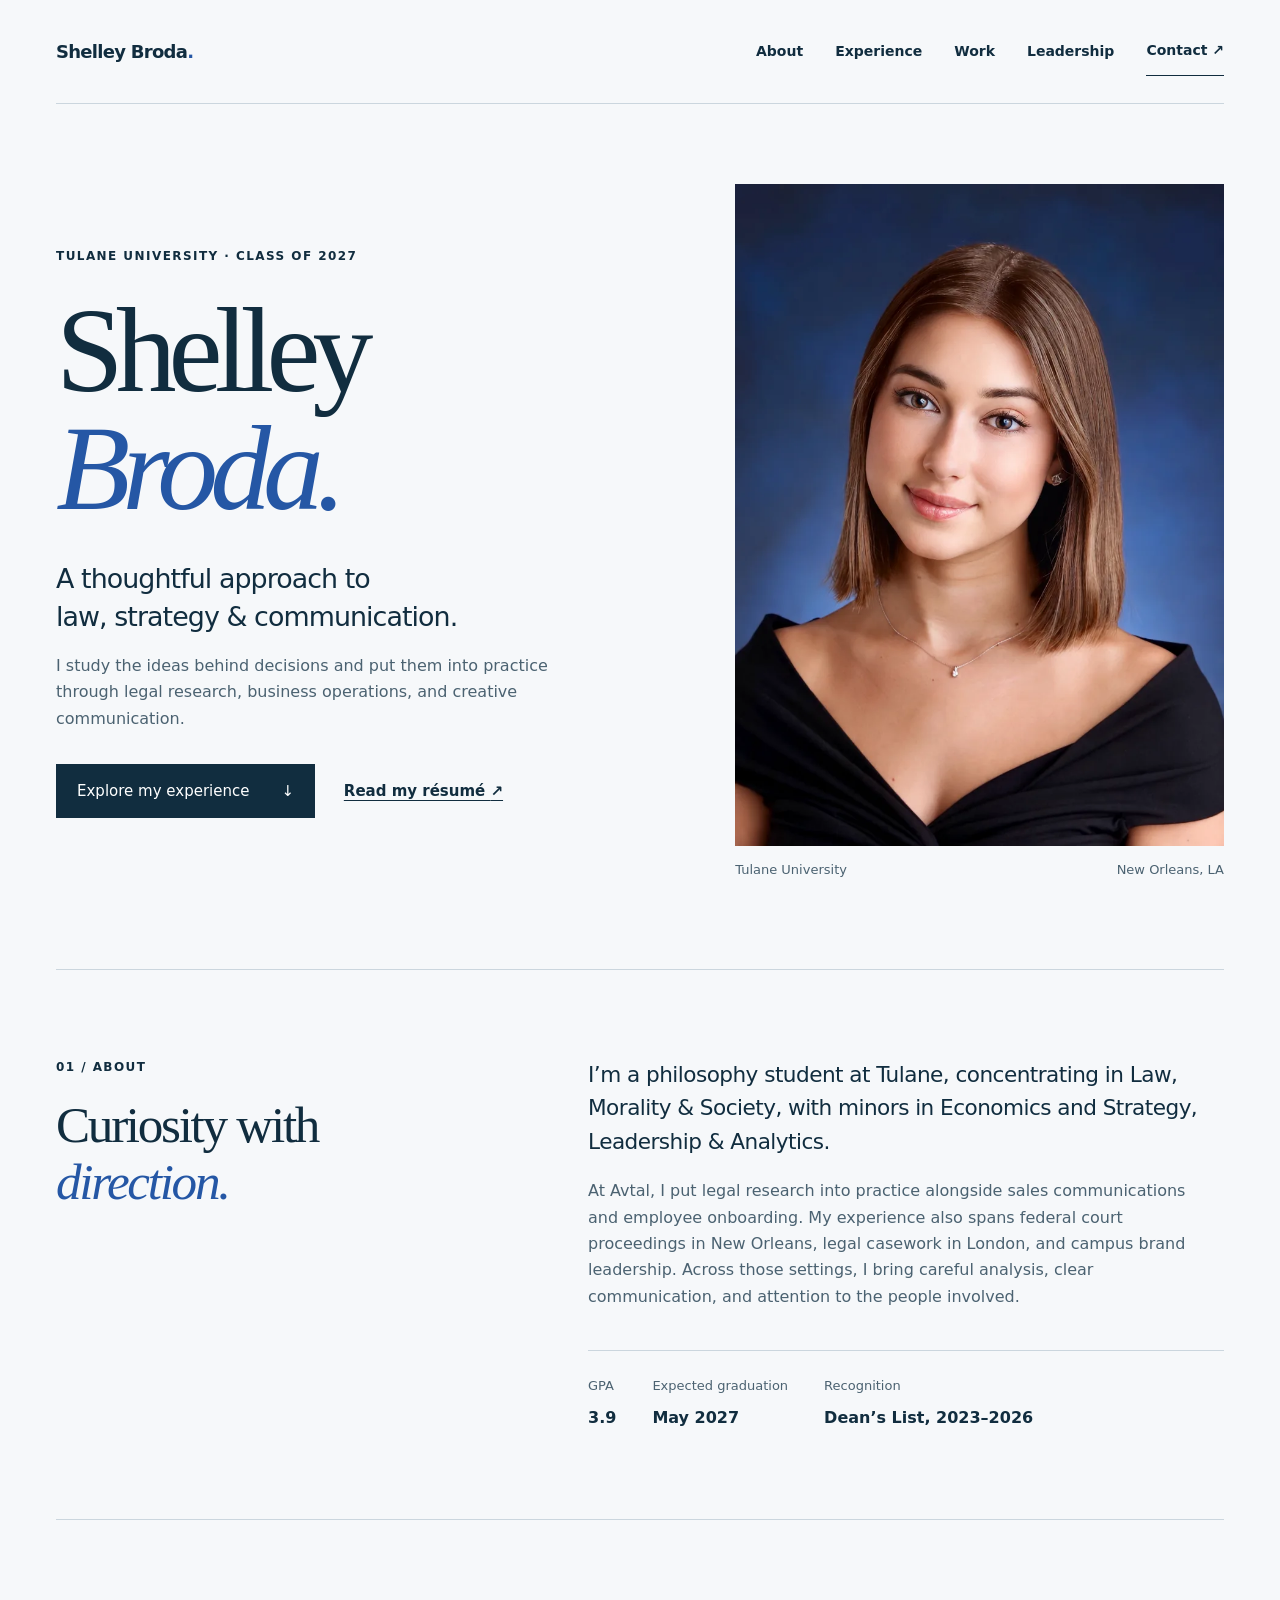
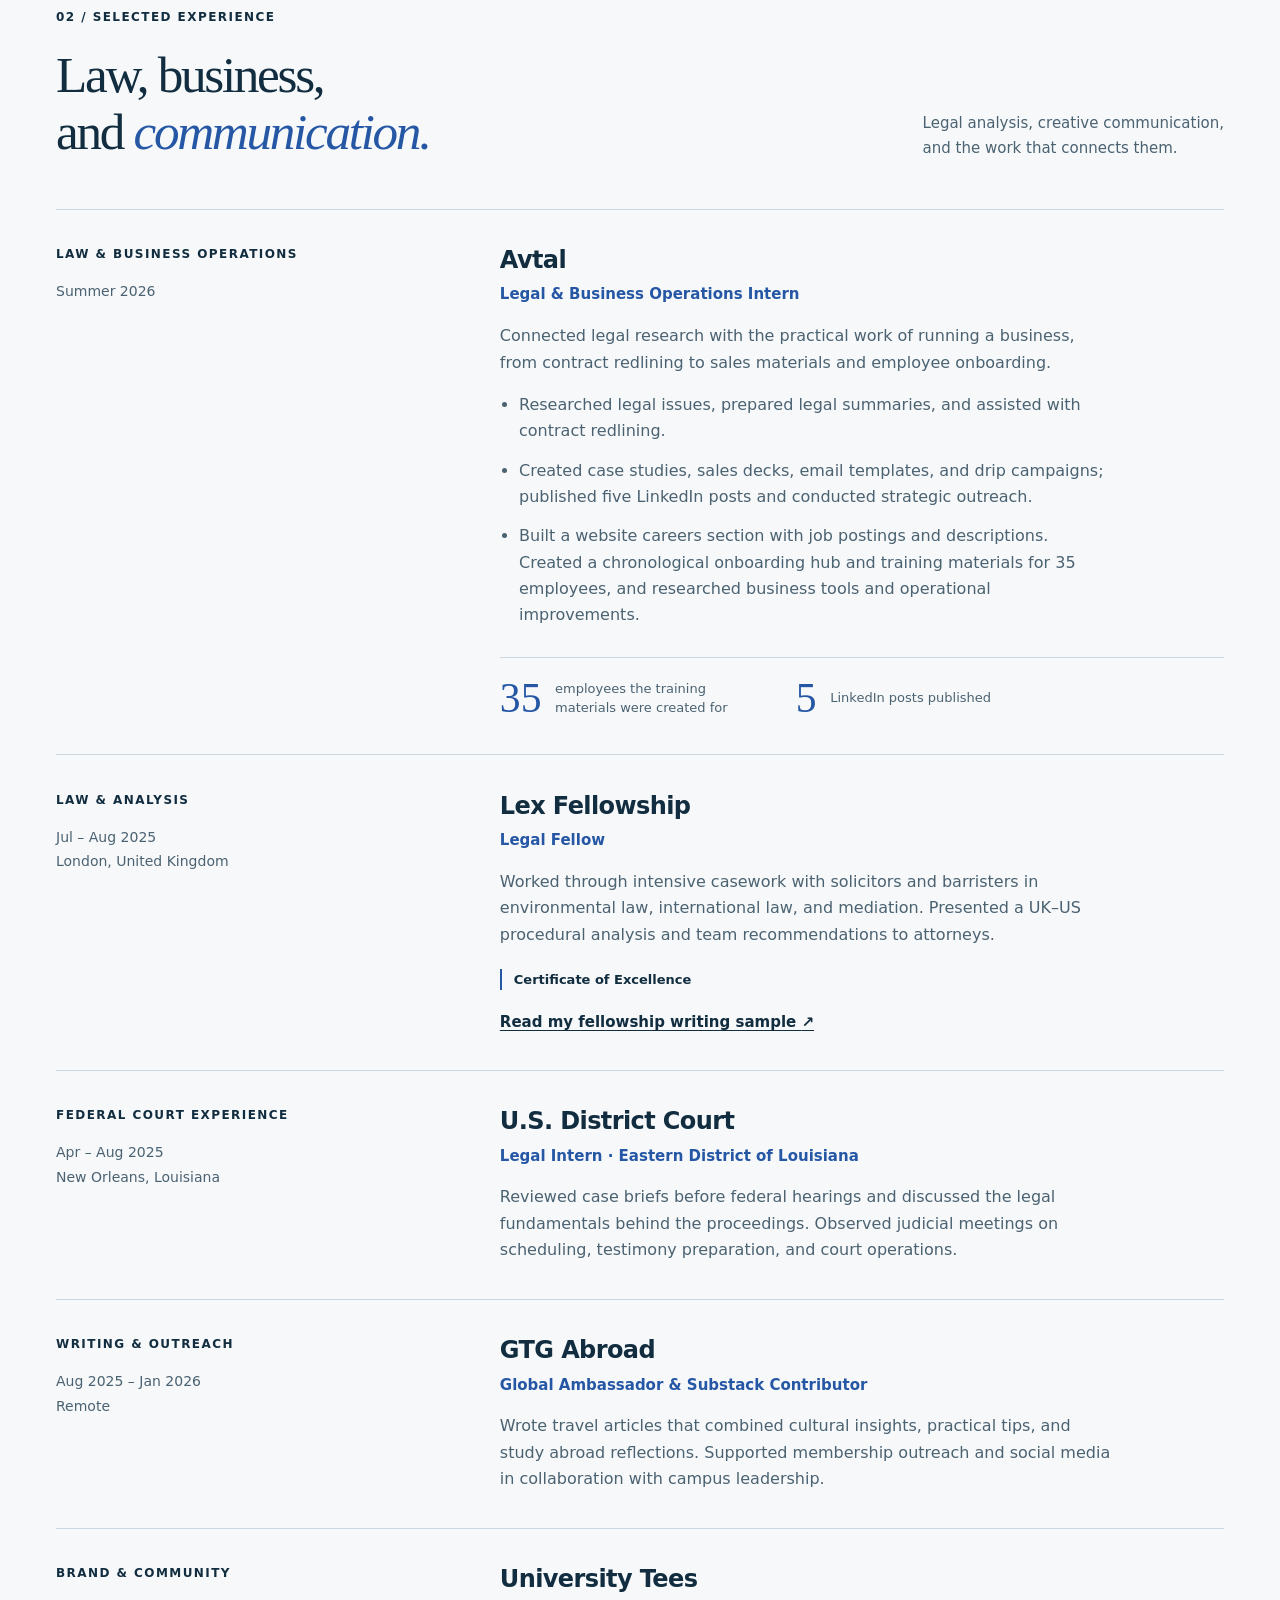
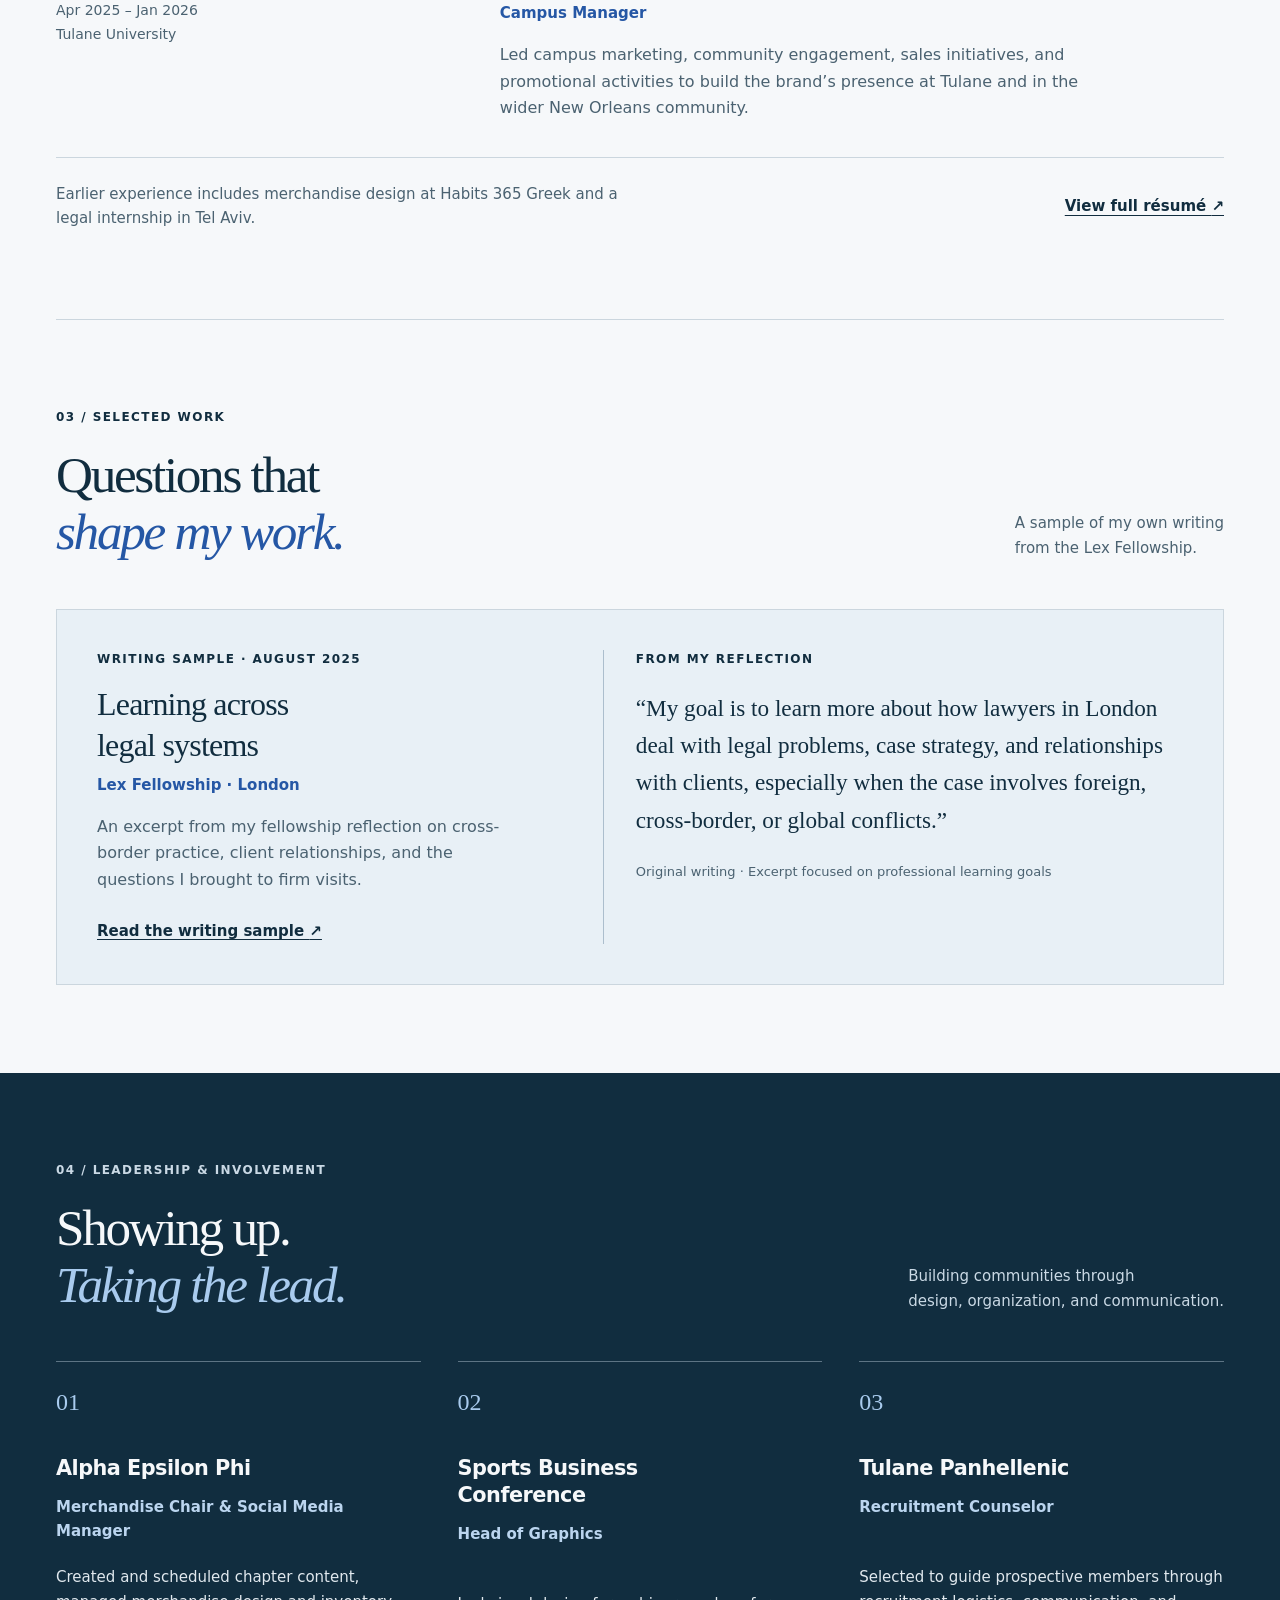
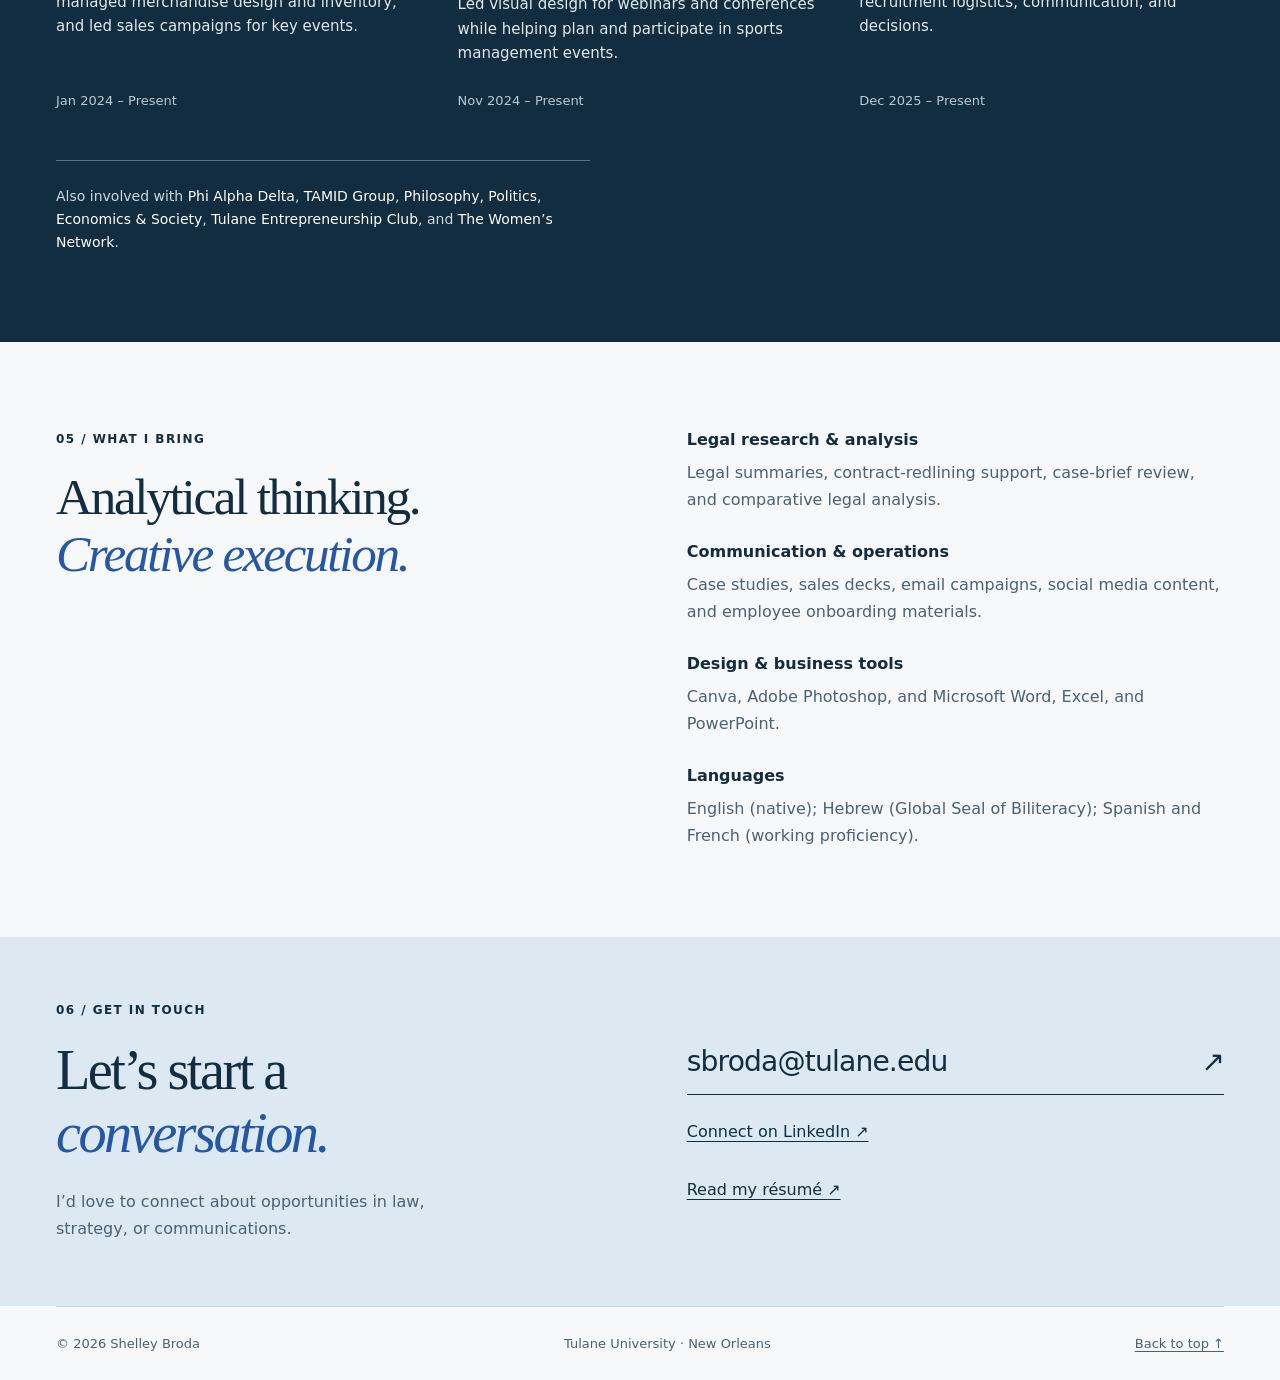
<file: index.html>
<!doctype html>
<html lang="en">
<head>
  <meta charset="utf-8">
  <meta name="viewport" content="width=device-width, initial-scale=1">
  <meta name="description" content="Shelley Broda is a Tulane University philosophy student with experience in legal research, business operations, and communications. Explore her work at Avtal and beyond.">
  <meta name="theme-color" content="#112d3f">
  <meta property="og:title" content="Shelley Broda | Law, Strategy & Communication">
  <meta property="og:description" content="A thoughtful approach to law, strategy, and communication. Explore my experience at Tulane and beyond.">
  <meta property="og:type" content="website">
  <title>Shelley Broda | Law, Strategy & Communication</title>
  <link rel="icon" type="image/svg+xml" href="data:image/svg+xml,%3Csvg xmlns='http://www.w3.org/2000/svg' viewBox='0 0 64 64'%3E%3Crect width='64' height='64' rx='12' fill='%23112d3f'/%3E%3Ctext x='32' y='43' text-anchor='middle' font-family='Georgia,serif' font-size='34' fill='%23ffffff'%3ESB%3C/text%3E%3C/svg%3E">
  <link rel="stylesheet" href="styles.css">
</head>
<body>
  <a class="skip-link" href="#main">Skip to content</a>
  <header class="site-header wrap">
    <a class="wordmark" href="#top" aria-label="Shelley Broda, home">Shelley Broda<span aria-hidden="true">.</span></a>
    <nav aria-label="Main navigation">
      <a href="#about">About</a>
      <a href="#experience">Experience</a>
      <a href="#work">Work</a>
      <a href="#leadership">Leadership</a>
      <a href="#contact">Contact <span aria-hidden="true">↗</span></a>
    </nav>
  </header>
  <main id="main">
    <section class="hero wrap" id="top" aria-labelledby="hero-title">
      <div class="hero-copy">
        <p class="eyebrow">Tulane University · Class of 2027</p>
        <h1 id="hero-title">Shelley<br><em>Broda.</em></h1>
        <p class="hero-intro">A thoughtful approach to<br>law, strategy &amp; communication.</p>
        <p class="hero-description">I study the ideas behind decisions and put them into practice through legal research, business operations, and creative communication.</p>
        <div class="hero-actions"><a class="button" href="#experience">Explore my experience <span aria-hidden="true">↓</span></a><a class="text-link" href="resume.html">Read my résumé <span aria-hidden="true">↗</span></a></div>
      </div>
      <figure class="hero-portrait">
        <picture>
          <source type="image/webp" srcset="assets/shelley-broda-480.webp 480w, assets/shelley-broda-800.webp 800w" sizes="(max-width: 650px) min(calc(100vw - 40px), 432px), (max-width: 900px) 43vw, (max-width: 1352px) 42vw, 520px">
          <img class="portrait" src="assets/shelley-broda.jpg" width="800" height="1083" alt="Portrait of Shelley Broda" fetchpriority="high" decoding="async">
        </picture>
        <figcaption class="portrait-caption"><span>Tulane University</span><span>New Orleans, LA</span></figcaption>
      </figure>
    </section>
    <section class="about section wrap" id="about" aria-labelledby="about-title">
      <div class="section-heading"><p class="eyebrow">01 / About</p><h2 id="about-title">Curiosity with<br><em>direction.</em></h2></div>
      <div class="about-copy"><p class="large-copy">I’m a philosophy student at Tulane, concentrating in Law, Morality &amp; Society, with minors in Economics and Strategy, Leadership &amp; Analytics.</p><p>At Avtal, I put legal research into practice alongside sales communications and employee onboarding. My experience also spans federal court proceedings in New Orleans, legal casework in London, and campus brand leadership. Across those settings, I bring careful analysis, clear communication, and attention to the people involved.</p><dl class="academic-facts"><div><dt>GPA</dt><dd>3.9</dd></div><div><dt>Expected graduation</dt><dd>May 2027</dd></div><div><dt>Recognition</dt><dd>Dean’s List, 2023–2026</dd></div></dl></div>
    </section>
    <section class="section experience wrap" id="experience" aria-labelledby="experience-title">
      <div class="section-top"><div><p class="eyebrow">02 / Selected experience</p><h2 id="experience-title">Law, business,<br>and <em>communication.</em></h2></div><p class="section-note">Legal analysis, creative communication,<br> and the work that connects them.</p></div>
      <article class="experience-row avtal"><div class="experience-meta"><p class="eyebrow">Law &amp; business operations</p><p>Summer 2026</p></div><div><h3>Avtal</h3><p class="role">Legal &amp; Business Operations Intern</p><p>Connected legal research with the practical work of running a business, from contract redlining to sales materials and employee onboarding.</p><ul class="work-highlights"><li>Researched legal issues, prepared legal summaries, and assisted with contract redlining.</li><li>Created case studies, sales decks, email templates, and drip campaigns; published five LinkedIn posts and conducted strategic outreach.</li><li>Built a website careers section with job postings and descriptions. Created a chronological onboarding hub and training materials for 35 employees, and researched business tools and operational improvements.</li></ul><div class="avtal-facts"><div><strong>35</strong><span>employees the training materials were created for</span></div><div><strong>5</strong><span>LinkedIn posts published</span></div></div></div></article>
      <article class="experience-row"><div class="experience-meta"><p class="eyebrow">Law &amp; analysis</p><p>Jul – Aug 2025<br>London, United Kingdom</p></div><div><h3>Lex Fellowship</h3><p class="role">Legal Fellow</p><p>Worked through intensive casework with solicitors and barristers in environmental law, international law, and mediation. Presented a UK–US procedural analysis and team recommendations to attorneys.</p><span class="recognition">Certificate of Excellence</span><p class="sample-link"><a class="text-link" href="lex-reflection.html">Read my fellowship writing sample <span aria-hidden="true">↗</span></a></p></div></article>
      <article class="experience-row"><div class="experience-meta"><p class="eyebrow">Federal court experience</p><p>Apr – Aug 2025<br>New Orleans, Louisiana</p></div><div><h3>U.S. District Court</h3><p class="role">Legal Intern · Eastern District of Louisiana</p><p>Reviewed case briefs before federal hearings and discussed the legal fundamentals behind the proceedings. Observed judicial meetings on scheduling, testimony preparation, and court operations.</p></div></article>
      <article class="experience-row"><div class="experience-meta"><p class="eyebrow">Writing &amp; outreach</p><p>Aug 2025 – Jan 2026<br>Remote</p></div><div><h3>GTG Abroad</h3><p class="role">Global Ambassador &amp; Substack Contributor</p><p>Wrote travel articles that combined cultural insights, practical tips, and study abroad reflections. Supported membership outreach and social media in collaboration with campus leadership.</p></div></article>
      <article class="experience-row"><div class="experience-meta"><p class="eyebrow">Brand &amp; community</p><p>Apr 2025 – Jan 2026<br>Tulane University</p></div><div><h3>University Tees</h3><p class="role">Campus Manager</p><p>Led campus marketing, community engagement, sales initiatives, and promotional activities to build the brand’s presence at Tulane and in the wider New Orleans community.</p></div></article>
      <div class="experience-bottom"><p>Earlier experience includes merchandise design at Habits 365 Greek and a legal internship in Tel Aviv.</p><a class="text-link" href="resume.html">View full résumé <span aria-hidden="true">↗</span></a></div>
    </section>
    <section class="section work wrap" id="work" aria-labelledby="work-title">
      <div class="section-top"><div><p class="eyebrow">03 / Selected work</p><h2 id="work-title">Questions that<br><em>shape my work.</em></h2></div><p class="section-note">A sample of my own writing<br> from the Lex Fellowship.</p></div>
      <article class="work-sample">
        <div class="work-sample-meta"><p class="eyebrow">Writing sample · August 2025</p><h3>Learning across<br>legal systems</h3><p class="role">Lex Fellowship · London</p><p>An excerpt from my fellowship reflection on cross-border practice, client relationships, and the questions I brought to firm visits.</p><a class="text-link" href="lex-reflection.html">Read the writing sample <span aria-hidden="true">↗</span></a></div>
        <div class="work-sample-excerpt"><p class="eyebrow">From my reflection</p><blockquote><p>“My goal is to learn more about how lawyers in London deal with legal problems, case strategy, and relationships with clients, especially when the case involves foreign, cross-border, or global conflicts.”</p></blockquote><p class="sample-caption">Original writing · Excerpt focused on professional learning goals</p></div>
      </article>
    </section>
    <section class="leadership-band" id="leadership" aria-labelledby="leadership-title"><div class="wrap section">
      <div class="section-top"><div><p class="eyebrow">04 / Leadership &amp; involvement</p><h2 id="leadership-title">Showing up.<br><em>Taking the lead.</em></h2></div><p class="section-note">Building communities through<br> design, organization, and communication.</p></div>
      <div class="leadership-grid">
        <article><p class="card-index">01</p><h3>Alpha Epsilon Phi</h3><p class="role">Merchandise Chair &amp; Social Media Manager</p><p>Created and scheduled chapter content, managed merchandise design and inventory, and led sales campaigns for key events.</p><p class="date">Jan 2024 – Present</p></article>
        <article><p class="card-index">02</p><h3>Sports Business Conference</h3><p class="role">Head of Graphics</p><p>Led visual design for webinars and conferences while helping plan and participate in sports management events.</p><p class="date">Nov 2024 – Present</p></article>
        <article><p class="card-index">03</p><h3>Tulane Panhellenic</h3><p class="role">Recruitment Counselor</p><p>Selected to guide prospective members through recruitment logistics, communication, and decisions.</p><p class="date">Dec 2025 – Present</p></article>
      </div>
      <p class="community-note">Also involved with <strong>Phi Alpha Delta</strong>, <strong>TAMID Group</strong>, <strong>Philosophy, Politics, Economics &amp; Society</strong>, <strong>Tulane Entrepreneurship Club</strong>, and <strong>The Women’s Network</strong>.</p>
    </div></section>
    <section class="section capabilities wrap" aria-labelledby="skills-title"><div class="section-heading"><p class="eyebrow">05 / What I bring</p><h2 id="skills-title">Analytical thinking.<br><em>Creative execution.</em></h2></div><div class="skill-groups"><div><h3>Legal research &amp; analysis</h3><p>Legal summaries, contract-redlining support, case-brief review, and comparative legal analysis.</p></div><div><h3>Communication &amp; operations</h3><p>Case studies, sales decks, email campaigns, social media content, and employee onboarding materials.</p></div><div><h3>Design &amp; business tools</h3><p>Canva, Adobe Photoshop, and Microsoft Word, Excel, and PowerPoint.</p></div><div><h3>Languages</h3><p>English (native); Hebrew (Global Seal of Biliteracy); Spanish and French (working proficiency).</p></div></div></section>
    <section class="contact-band" id="contact" aria-labelledby="contact-title"><div class="wrap contact-inner"><div><p class="eyebrow">06 / Get in touch</p><h2 id="contact-title">Let’s start a<br><em>conversation.</em></h2><p>I’d love to connect about opportunities in law, strategy, or communications.</p></div><div class="contact-links"><a class="email-link" href="mailto:sbroda@tulane.edu">sbroda@tulane.edu <span aria-hidden="true">↗</span></a><a href="https://www.linkedin.com/in/shelleybroda/">Connect on LinkedIn <span aria-hidden="true">↗</span></a><a href="resume.html">Read my résumé <span aria-hidden="true">↗</span></a></div></div></section>
  </main>
  <footer class="wrap site-footer"><p>© 2026 Shelley Broda</p><p>Tulane University · New Orleans</p><a href="#top">Back to top ↑</a></footer>
</body>
</html>
</file>
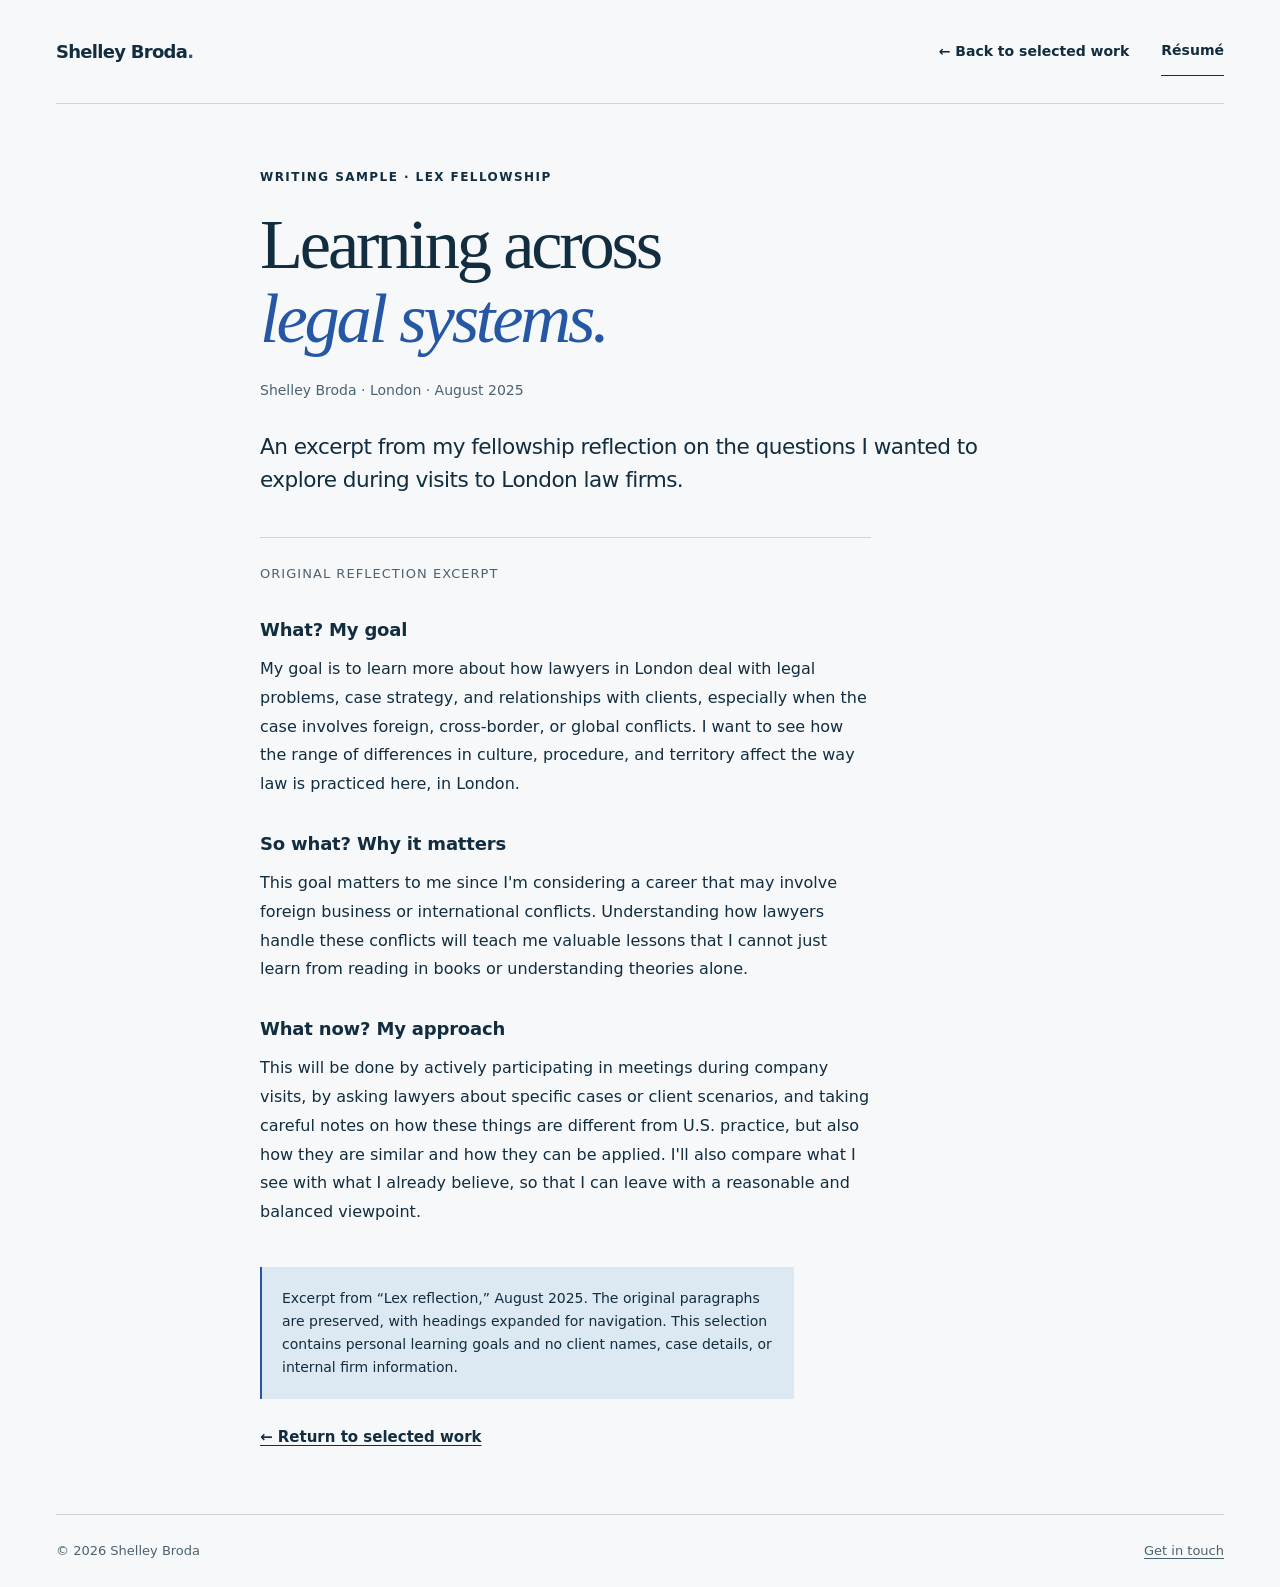
<file: lex-reflection.html>
<!doctype html>
<html lang="en">
<head>
  <meta charset="utf-8">
  <meta name="viewport" content="width=device-width, initial-scale=1">
  <meta name="description" content="An excerpt from Shelley Broda’s August 2025 Lex Fellowship reflection on learning across legal systems and cross-border practice.">
  <meta name="theme-color" content="#112d3f">
  <meta property="og:title" content="Lex Fellowship Writing Sample | Shelley Broda">
  <meta property="og:description" content="An original writing sample from my August 2025 Lex Fellowship reflection.">
  <meta property="og:type" content="website">
  <title>Lex Fellowship Writing Sample | Shelley Broda</title>
  <link rel="icon" type="image/svg+xml" href="data:image/svg+xml,%3Csvg xmlns='http://www.w3.org/2000/svg' viewBox='0 0 64 64'%3E%3Crect width='64' height='64' rx='12' fill='%23112d3f'/%3E%3Ctext x='32' y='43' text-anchor='middle' font-family='Georgia,serif' font-size='34' fill='%23ffffff'%3ESB%3C/text%3E%3C/svg%3E">
  <link rel="stylesheet" href="styles.css">
</head>
<body>
  <a class="skip-link" href="#main">Skip to writing sample</a>
  <header class="site-header wrap"><a class="wordmark" href="index.html">Shelley Broda<span aria-hidden="true">.</span></a><nav aria-label="Writing sample navigation"><a href="index.html#work">← Back to selected work</a><a href="resume.html">Résumé</a></nav></header>
  <main class="writing-sample wrap" id="main">
    <header class="sample-header"><p class="eyebrow">Writing sample · Lex Fellowship</p><h1>Learning across<br><em>legal systems.</em></h1><p class="sample-byline">Shelley Broda · London · August 2025</p><p class="large-copy">An excerpt from my fellowship reflection on the questions I wanted to explore during visits to London law firms.</p></header>
    <article class="sample-reading" aria-label="Original reflection excerpt">
      <p class="excerpt-label">Original reflection excerpt</p>
      <section aria-labelledby="sample-goal"><h2 id="sample-goal">What? My goal</h2><p>My goal is to learn more about how lawyers in London deal with legal problems, case strategy, and relationships with clients, especially when the case involves foreign, cross-border, or global conflicts. I want to see how the range of differences in culture, procedure, and territory affect the way law is practiced here, in London.</p></section>
      <section aria-labelledby="sample-purpose"><h2 id="sample-purpose">So what? Why it matters</h2><p>This goal matters to me since I'm considering a career that may involve foreign business or international conflicts. Understanding how lawyers handle these conflicts will teach me valuable lessons that I cannot just learn from reading in books or understanding theories alone.</p></section>
      <section aria-labelledby="sample-approach"><h2 id="sample-approach">What now? My approach</h2><p>This will be done by actively participating in meetings during company visits, by asking lawyers about specific cases or client scenarios, and taking careful notes on how these things are different from U.S. practice, but also how they are similar and how they can be applied. I'll also compare what I see with what I already believe, so that I can leave with a reasonable and balanced viewpoint.</p></section>
    </article>
    <aside class="sample-note" aria-label="About this excerpt"><p>Excerpt from “Lex reflection,” August 2025. The original paragraphs are preserved, with headings expanded for navigation. This selection contains personal learning goals and no client names, case details, or internal firm information.</p></aside>
    <a class="text-link" href="index.html#work">← Return to selected work</a>
  </main>
  <footer class="wrap site-footer"><p>© 2026 Shelley Broda</p><a href="mailto:sbroda@tulane.edu">Get in touch</a></footer>
</body>
</html>
</file>
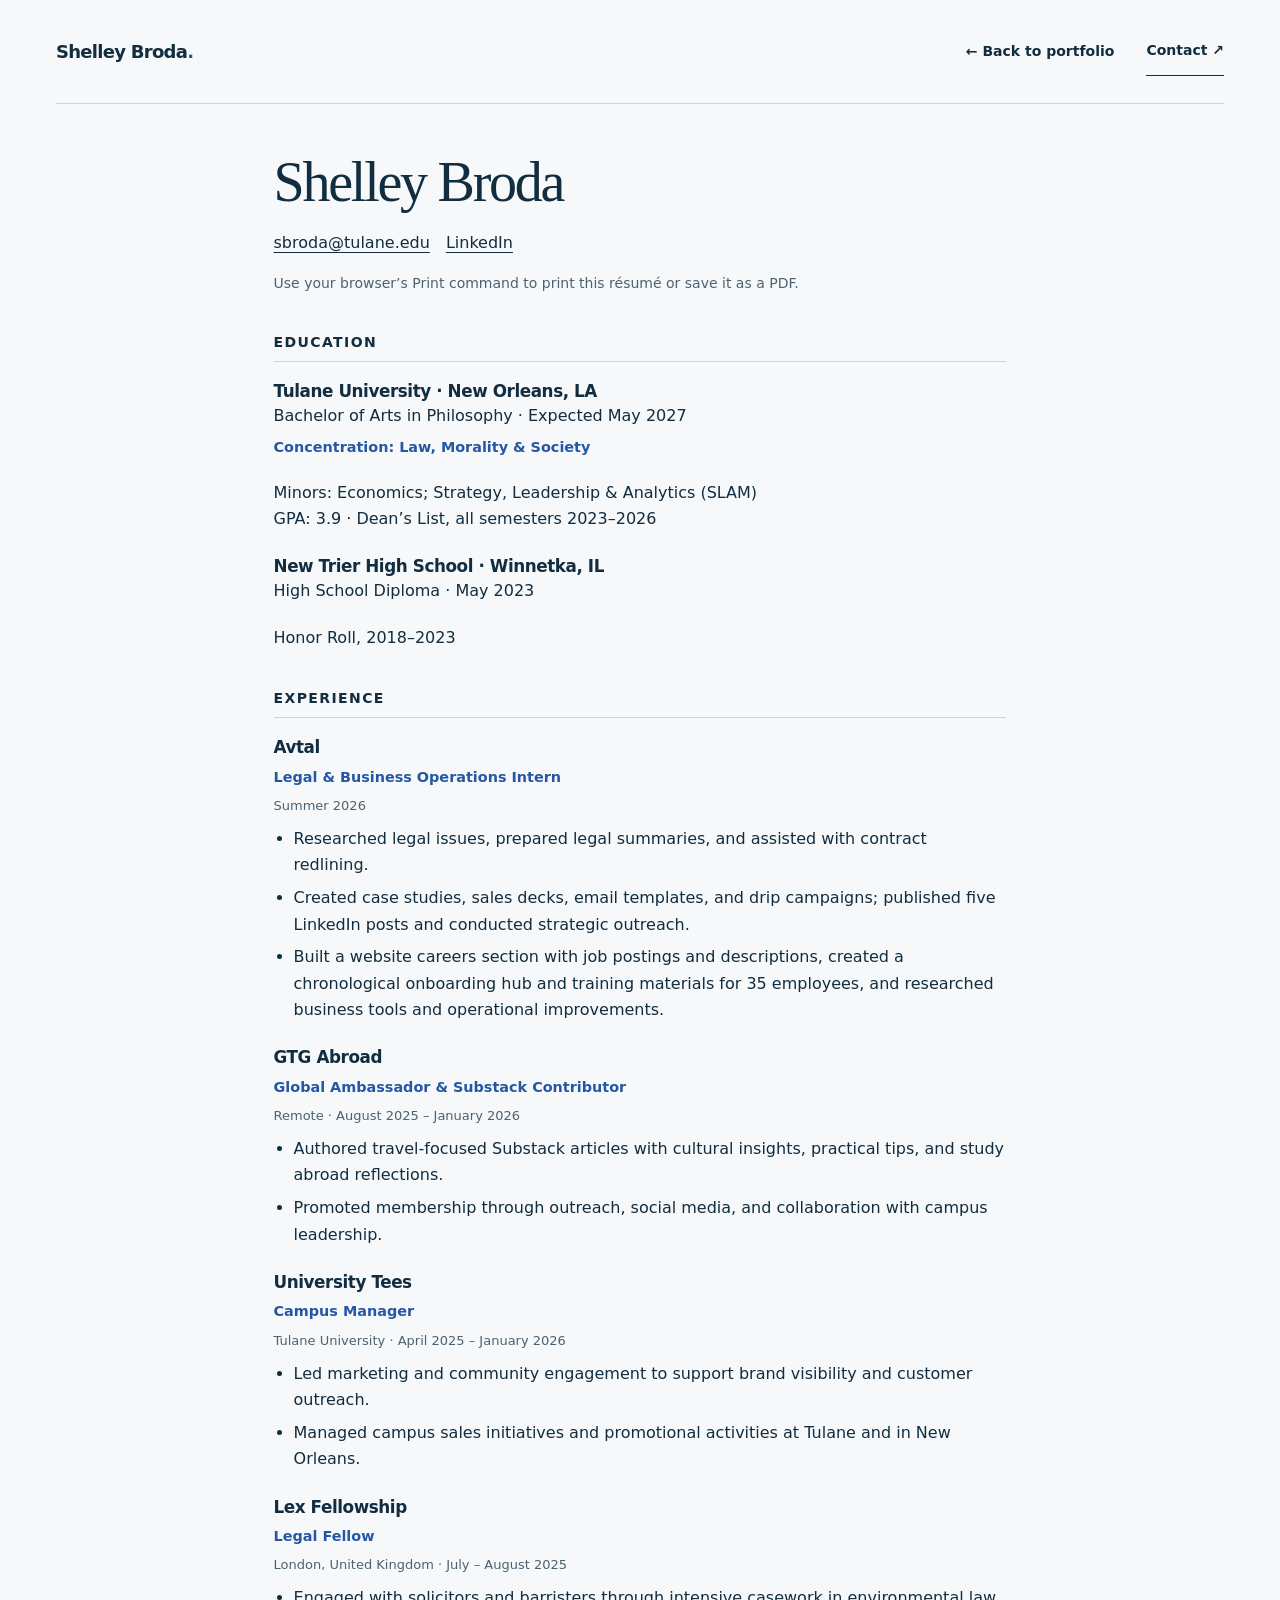
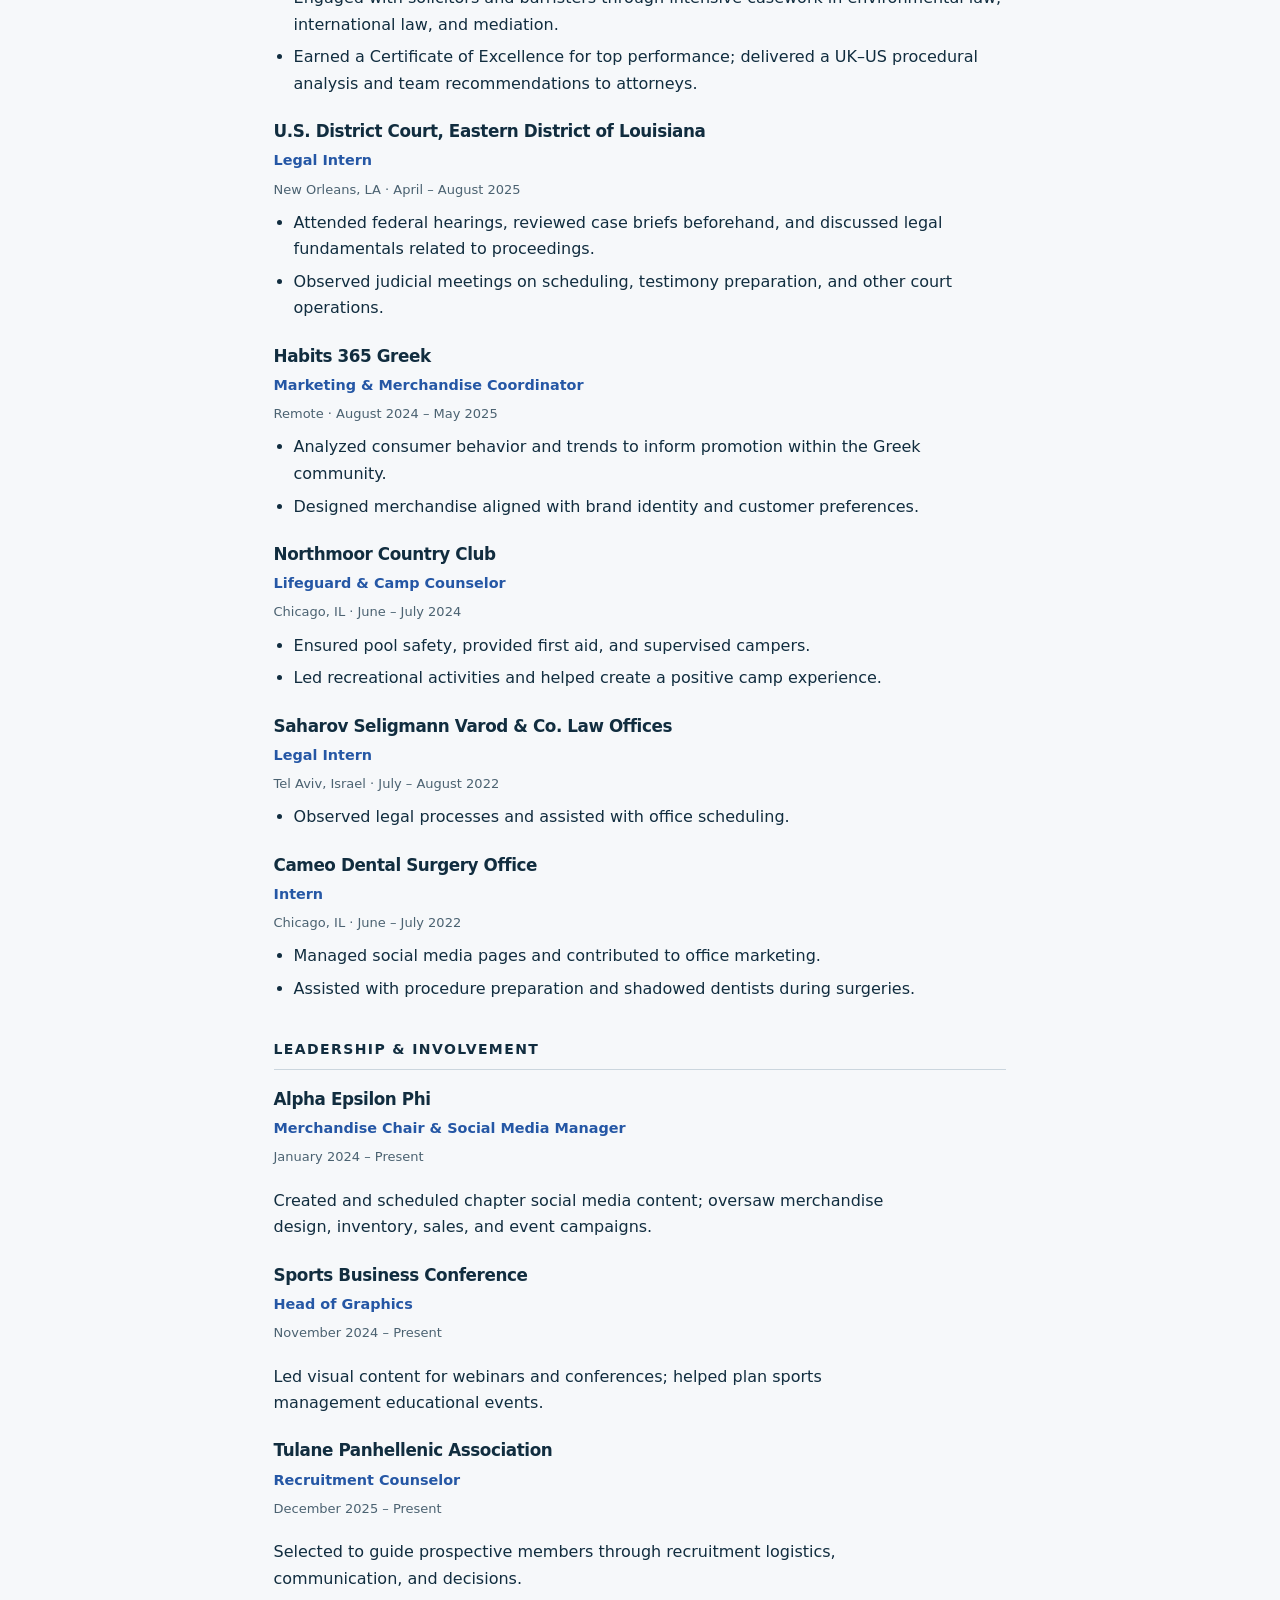
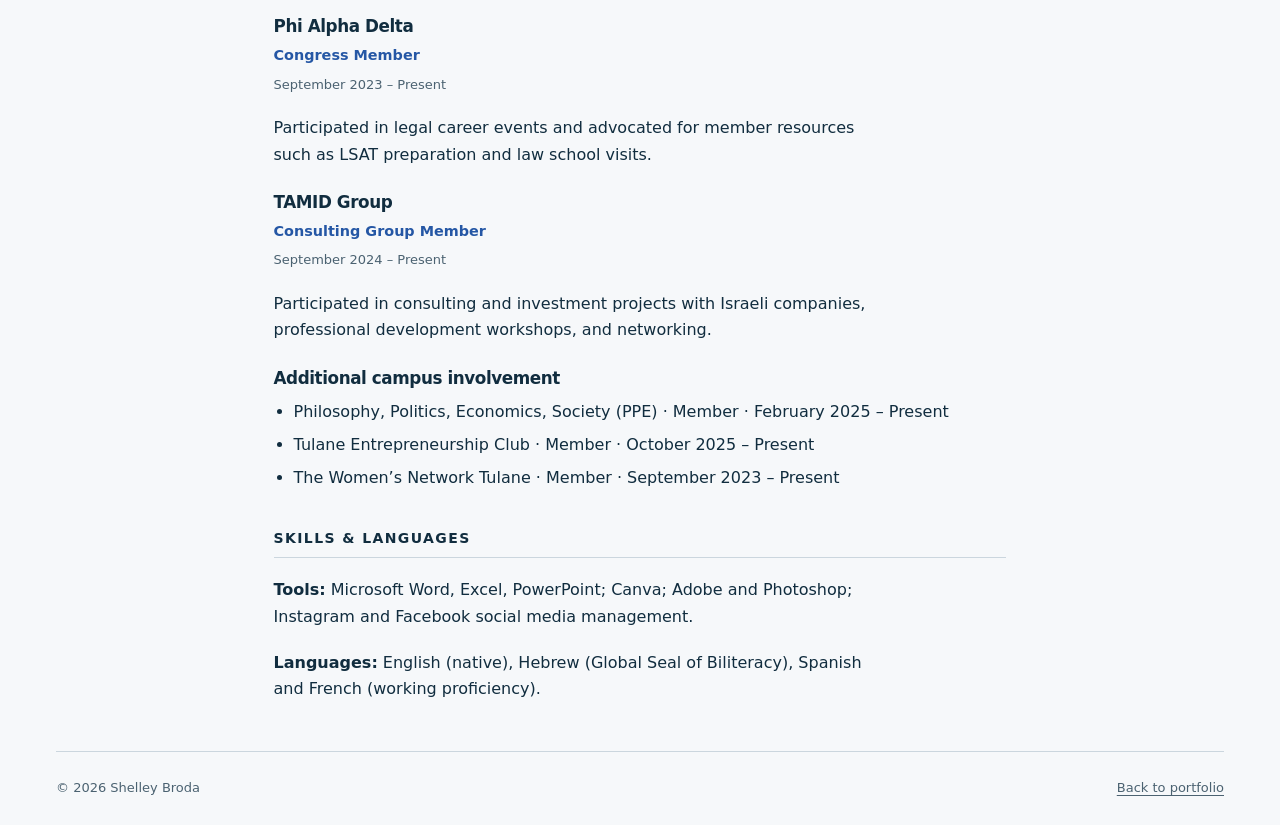
<file: resume.html>
<!doctype html>
<html lang="en">
<head>
  <meta charset="utf-8">
  <meta name="viewport" content="width=device-width, initial-scale=1">
  <meta name="description" content="Shelley Broda’s résumé: Tulane University education, legal and marketing experience, leadership, skills, and languages.">
  <meta name="theme-color" content="#112d3f">
  <title>Résumé | Shelley Broda</title>
  <link rel="icon" type="image/svg+xml" href="data:image/svg+xml,%3Csvg xmlns='http://www.w3.org/2000/svg' viewBox='0 0 64 64'%3E%3Crect width='64' height='64' rx='12' fill='%23112d3f'/%3E%3Ctext x='32' y='43' text-anchor='middle' font-family='Georgia,serif' font-size='34' fill='%23fff'%3ESB%3C/text%3E%3C/svg%3E">
  <link rel="stylesheet" href="styles.css">
</head>
<body>
<a class="skip-link" href="#main">Skip to résumé</a>
<header class="site-header wrap"><a class="wordmark" href="index.html">Shelley Broda<span aria-hidden="true">.</span></a><nav aria-label="Résumé navigation"><a href="index.html">← Back to portfolio</a><a href="mailto:sbroda@tulane.edu">Contact ↗</a></nav></header>
<main class="resume wrap" id="main">
  <h1>Shelley Broda</h1>
  <div class="resume-contact"><a href="mailto:sbroda@tulane.edu">sbroda@tulane.edu</a><a href="https://www.linkedin.com/in/shelleybroda/">LinkedIn</a></div>
  <p class="resume-intro">Use your browser’s Print command to print this résumé or save it as a PDF.</p>
  <section aria-labelledby="education"><h2 id="education">Education</h2><div class="resume-item"><h3>Tulane University · New Orleans, LA</h3><p>Bachelor of Arts in Philosophy · Expected May 2027</p><p class="role">Concentration: Law, Morality &amp; Society</p><p>Minors: Economics; Strategy, Leadership &amp; Analytics (SLAM)<br>GPA: 3.9 · Dean’s List, all semesters 2023–2026</p></div><div class="resume-item"><h3>New Trier High School · Winnetka, IL</h3><p>High School Diploma · May 2023</p><p>Honor Roll, 2018–2023</p></div></section>
  <section aria-labelledby="experience"><h2 id="experience">Experience</h2>
    <article class="resume-item"><h3>Avtal</h3><p class="role">Legal &amp; Business Operations Intern</p><p class="date">Summer 2026</p><ul><li>Researched legal issues, prepared legal summaries, and assisted with contract redlining.</li><li>Created case studies, sales decks, email templates, and drip campaigns; published five LinkedIn posts and conducted strategic outreach.</li><li>Built a website careers section with job postings and descriptions, created a chronological onboarding hub and training materials for 35 employees, and researched business tools and operational improvements.</li></ul></article>
    <article class="resume-item"><h3>GTG Abroad</h3><p class="role">Global Ambassador &amp; Substack Contributor</p><p class="date">Remote · August 2025 – January 2026</p><ul><li>Authored travel-focused Substack articles with cultural insights, practical tips, and study abroad reflections.</li><li>Promoted membership through outreach, social media, and collaboration with campus leadership.</li></ul></article>
    <article class="resume-item"><h3>University Tees</h3><p class="role">Campus Manager</p><p class="date">Tulane University · April 2025 – January 2026</p><ul><li>Led marketing and community engagement to support brand visibility and customer outreach.</li><li>Managed campus sales initiatives and promotional activities at Tulane and in New Orleans.</li></ul></article>
    <article class="resume-item"><h3>Lex Fellowship</h3><p class="role">Legal Fellow</p><p class="date">London, United Kingdom · July – August 2025</p><ul><li>Engaged with solicitors and barristers through intensive casework in environmental law, international law, and mediation.</li><li>Earned a Certificate of Excellence for top performance; delivered a UK–US procedural analysis and team recommendations to attorneys.</li></ul></article>
    <article class="resume-item"><h3>U.S. District Court, Eastern District of Louisiana</h3><p class="role">Legal Intern</p><p class="date">New Orleans, LA · April – August 2025</p><ul><li>Attended federal hearings, reviewed case briefs beforehand, and discussed legal fundamentals related to proceedings.</li><li>Observed judicial meetings on scheduling, testimony preparation, and other court operations.</li></ul></article>
    <article class="resume-item"><h3>Habits 365 Greek</h3><p class="role">Marketing &amp; Merchandise Coordinator</p><p class="date">Remote · August 2024 – May 2025</p><ul><li>Analyzed consumer behavior and trends to inform promotion within the Greek community.</li><li>Designed merchandise aligned with brand identity and customer preferences.</li></ul></article>
    <article class="resume-item"><h3>Northmoor Country Club</h3><p class="role">Lifeguard &amp; Camp Counselor</p><p class="date">Chicago, IL · June – July 2024</p><ul><li>Ensured pool safety, provided first aid, and supervised campers.</li><li>Led recreational activities and helped create a positive camp experience.</li></ul></article>
    <article class="resume-item"><h3>Saharov Seligmann Varod &amp; Co. Law Offices</h3><p class="role">Legal Intern</p><p class="date">Tel Aviv, Israel · July – August 2022</p><ul><li>Observed legal processes and assisted with office scheduling.</li></ul></article>
    <article class="resume-item"><h3>Cameo Dental Surgery Office</h3><p class="role">Intern</p><p class="date">Chicago, IL · June – July 2022</p><ul><li>Managed social media pages and contributed to office marketing.</li><li>Assisted with procedure preparation and shadowed dentists during surgeries.</li></ul></article>
  </section>
  <section aria-labelledby="leadership"><h2 id="leadership">Leadership &amp; involvement</h2>
    <article class="resume-item"><h3>Alpha Epsilon Phi</h3><p class="role">Merchandise Chair &amp; Social Media Manager</p><p class="date">January 2024 – Present</p><p>Created and scheduled chapter social media content; oversaw merchandise design, inventory, sales, and event campaigns.</p></article>
    <article class="resume-item"><h3>Sports Business Conference</h3><p class="role">Head of Graphics</p><p class="date">November 2024 – Present</p><p>Led visual content for webinars and conferences; helped plan sports management educational events.</p></article>
    <article class="resume-item"><h3>Tulane Panhellenic Association</h3><p class="role">Recruitment Counselor</p><p class="date">December 2025 – Present</p><p>Selected to guide prospective members through recruitment logistics, communication, and decisions.</p></article>
    <article class="resume-item"><h3>Phi Alpha Delta</h3><p class="role">Congress Member</p><p class="date">September 2023 – Present</p><p>Participated in legal career events and advocated for member resources such as LSAT preparation and law school visits.</p></article>
    <article class="resume-item"><h3>TAMID Group</h3><p class="role">Consulting Group Member</p><p class="date">September 2024 – Present</p><p>Participated in consulting and investment projects with Israeli companies, professional development workshops, and networking.</p></article>
    <article class="resume-item"><h3>Additional campus involvement</h3><ul><li>Philosophy, Politics, Economics, Society (PPE) · Member · February 2025 – Present</li><li>Tulane Entrepreneurship Club · Member · October 2025 – Present</li><li>The Women’s Network Tulane · Member · September 2023 – Present</li></ul></article>
  </section>
  <section aria-labelledby="skills"><h2 id="skills">Skills &amp; languages</h2><p><strong>Tools:</strong> Microsoft Word, Excel, PowerPoint; Canva; Adobe and Photoshop; Instagram and Facebook social media management.</p><p><strong>Languages:</strong> English (native), Hebrew (Global Seal of Biliteracy), Spanish and French (working proficiency).</p></section>
</main>
<footer class="wrap site-footer"><p>© 2026 Shelley Broda</p><a href="index.html">Back to portfolio</a></footer>
</body>
</html>
</file>
<file: styles.css>
/* A static, accessible portfolio. No framework or JavaScript is required. */
:root{color-scheme:light;--paper:#f6f8fa;--ink:#112d3f;--muted:#4b6271;--accent:#2557a5;--line:#cbd6de;--blue:#dce9f3;--serif:Georgia,'Times New Roman',serif;--sans:system-ui,-apple-system,BlinkMacSystemFont,'Segoe UI',sans-serif;--reading-measure:60ch}
*{box-sizing:border-box}
html{scroll-behavior:smooth;scroll-padding-top:2rem}
body{margin:0;background:var(--paper);color:var(--ink);font-family:var(--sans);font-size:1rem;line-height:1.65;-webkit-font-smoothing:antialiased}
::selection{background:#c5dbf3;color:var(--ink)}
a{color:inherit;text-underline-offset:.25em}
a:hover{color:var(--accent)}
a:focus-visible,button:focus-visible{outline:3px solid var(--accent);outline-offset:6px;border-radius:2px}
p,h1,h2,h3,figure{margin:0}
p{max-inline-size:var(--reading-measure)}
p+p{margin-top:1.25rem}
img{display:block;max-width:100%;height:auto}
.wrap{width:min(100% - 7rem,1240px);margin-inline:auto}
.skip-link{position:fixed;z-index:10;top:-10rem;left:1rem;padding:.7rem 1rem;background:var(--ink);color:white}
.skip-link:focus{top:1rem;color:white}
.site-header{display:flex;justify-content:space-between;align-items:center;gap:2rem;min-height:104px;border-bottom:1px solid var(--line)}
.wordmark{font-size:1.125rem;letter-spacing:-.04em;font-weight:650;text-decoration:none}
.wordmark span{color:var(--accent)}
nav{display:flex;align-items:center;gap:2rem;flex-wrap:wrap}
nav a{font-size:.875rem;font-weight:550;text-decoration:none;padding:.75rem 0}
nav a:last-child{border-bottom:1px solid currentColor}
.hero{display:grid;grid-template-columns:1.1fr .9fr;gap:7%;align-items:center;padding-block:5rem 5.5rem}
.eyebrow{font-size:.75rem;font-weight:650;letter-spacing:.12em;text-transform:uppercase;line-height:1.5}
.hero h1{font-family:var(--serif);font-size:clamp(5rem,9.5vw,9rem);font-weight:400;letter-spacing:-.065em;line-height:.97;margin:1.7rem 0 2rem}
em{font-weight:400}
.hero h1 em{color:var(--accent)}
.hero-intro{font-size:clamp(1.35rem,2.1vw,1.85rem);line-height:1.4;letter-spacing:-.035em}
.hero-description{color:var(--muted);max-width:32rem;margin-top:1.1rem}
.hero-actions{display:flex;gap:1.8rem;align-items:center;flex-wrap:wrap;margin-top:2rem}
.button{display:inline-flex;gap:2rem;justify-content:space-between;align-items:center;background:var(--ink);color:#fff;text-decoration:none;padding:.85rem 1.25rem;min-height:48px;font-size:.9375rem;border:1px solid var(--ink)}
.button:hover{color:white;background:var(--accent);border-color:var(--accent)}
.text-link{font-size:.9375rem;font-weight:550;padding:.6rem 0}
.perspective{background:var(--blue);padding:2.5rem;align-self:stretch;display:flex;flex-direction:column;justify-content:space-between;min-height:30rem}
.perspective ol{list-style:none;padding:0;margin:3rem 0;font-family:var(--serif);font-size:clamp(1.5rem,2.5vw,2.2rem);letter-spacing:-.025em}
.perspective li{border-top:1px solid #afc3d3;padding:.8rem 0;display:flex;align-items:baseline;gap:1.1rem}
.perspective li:last-child{border-bottom:1px solid #afc3d3}
.perspective li span{font-family:var(--sans);font-size:.75rem;letter-spacing:0;color:var(--muted)}
.perspective p{font-size:.875rem;color:var(--muted)}
.section{padding-block:5.5rem;border-top:1px solid var(--line)}
.about{display:grid;grid-template-columns:1fr 1.45fr;gap:8%}
.section-heading h2,h2{font-family:var(--serif);font-size:clamp(2.5rem,4vw,3.9rem);font-weight:400;letter-spacing:-.045em;line-height:1.12;margin-top:1.25rem}
h2 em{color:var(--accent)}
.about-copy{color:var(--muted)}
.large-copy{font-size:1.35rem;line-height:1.55;letter-spacing:-.025em;color:var(--ink)}
.academic-facts{display:flex;gap:2.25rem;flex-wrap:wrap;border-top:1px solid var(--line);margin:2.5rem 0 0;padding-top:1.5rem}
dt{font-size:.8125rem;color:var(--muted)}
dd{margin:.5rem 0 0;font-size:1rem;font-weight:600;color:var(--ink)}
.site-footer{padding-block:1.6rem;border-top:1px solid var(--line);display:flex;justify-content:space-between;gap:1rem;flex-wrap:wrap;font-size:.8125rem;color:var(--muted)}
.site-footer p+p{margin:0}
.section-top{display:flex;justify-content:space-between;align-items:flex-end;gap:2rem;margin-bottom:3rem}
.section-note{color:var(--muted);font-size:.9375rem}
.experience-row{display:grid;grid-template-columns:1fr 2fr;gap:7%;padding-block:2.2rem;border-top:1px solid var(--line)}
.experience-meta>p+p{font-size:.875rem;color:var(--muted);margin-top:1rem;line-height:1.75}
h3{font-size:1.5rem;line-height:1.3;letter-spacing:-.025em;font-weight:600}
.role{font-size:.9375rem;font-weight:550;margin-top:.4rem;color:var(--accent)}
.experience-row .role+p{color:var(--muted);max-width:var(--reading-measure);margin-top:1rem}
.recognition{display:inline-block;font-size:.8125rem;font-weight:600;border-left:2px solid var(--accent);padding-left:.75rem;margin-top:1.3rem}
.experience-bottom{display:flex;gap:2rem;align-items:center;justify-content:space-between;border-top:1px solid var(--line);padding-top:1.5rem}
.experience-bottom p{color:var(--muted);font-size:.9375rem;max-width:var(--reading-measure)}
.experience-bottom a{flex-shrink:0}
.leadership-band{background:var(--ink);color:#f6f8fa}
.leadership-band .section{border:0}
.leadership-band h2 em{color:#a9cbee}
.leadership-band .section-note,.leadership-band .eyebrow{color:#cad9e5}
.leadership-grid{display:grid;grid-template-columns:repeat(3,1fr);gap:2.3rem}
.leadership-grid article{display:flex;flex-direction:column;align-items:flex-start;border-top:1px solid #5d7484;padding-top:1.3rem}
.card-index{color:#a9cbee;font-family:var(--serif);font-size:1.5rem;margin-bottom:2rem}
.leadership-grid h3{font-size:1.3rem;max-width:15rem}
.leadership-grid .role{color:#bbd5ef;min-height:3.4rem;margin-top:.8rem}
.leadership-grid .role+p{color:#e0e8ee;font-size:.9375rem;margin-top:1rem}
.leadership-grid .date{font-size:.8125rem;color:#bbcad5;margin-top:auto;padding-top:1.5rem}
.community-note{border-top:1px solid #5d7484;margin-top:3rem;padding-top:1.5rem;color:#cad9e5;font-size:.875rem;max-width:var(--reading-measure)}
.community-note strong{font-weight:500;color:#fff}
.capabilities{display:grid;grid-template-columns:1fr 1fr;gap:8%;border-top:0}
.skill-groups{display:grid;gap:1.8rem}
.skill-groups h3{font-size:1rem;letter-spacing:0}
.skill-groups p{color:var(--muted);margin-top:.6rem}
.contact-band{background:var(--blue)}
.contact-inner{display:grid;grid-template-columns:1fr 1fr;align-items:center;gap:8%;padding-block:4rem}
.contact-inner h2{font-size:clamp(2.8rem,4.4vw,4.1rem)}
.contact-inner h2+p{color:var(--muted);max-width:27rem;margin-top:1.5rem}
.contact-links{display:flex;align-items:flex-start;flex-direction:column;gap:1rem;min-width:0}
.contact-links a{padding-block:.5rem}
.email-link{display:flex;justify-content:space-between;gap:1rem;width:100%;font-size:clamp(1.1rem,2.2vw,1.8rem);letter-spacing:-.03em;text-decoration:none;border-bottom:1px solid var(--ink);overflow-wrap:anywhere}
.portrait{width:100%;aspect-ratio:4/5;object-fit:cover;object-position:center 30%}
.portrait-caption{display:flex;justify-content:space-between;gap:1rem;padding-top:.85rem;font-size:.8125rem;color:var(--muted)}
.resume{max-width:72ch;padding-block:3rem}
.resume h1{font-family:var(--serif);font-size:3.5rem;line-height:1.1;font-weight:400;letter-spacing:-.04em}
.resume h2{font-family:var(--sans);font-size:.875rem;letter-spacing:.1em;text-transform:uppercase;font-weight:700;border-bottom:1px solid var(--line);padding-bottom:.65rem;margin:2.5rem 0 1.2rem}
.resume h3{font-size:1.05rem}
.resume-item{margin-bottom:1.5rem;break-inside:avoid}
.resume-item .role{font-size:.9rem}
.resume-item .date{font-size:.8125rem;color:var(--muted);margin-top:.35rem}
.resume-item ul{padding-left:1.25rem;margin-top:.6rem}
.resume-item li+li{margin-top:.4rem}
.resume-contact{display:flex;flex-wrap:wrap;gap:1rem;margin-top:1rem}
.resume-intro{color:var(--muted);font-size:.875rem;margin-top:1rem}
@media(max-width:900px){.leadership-grid{gap:1.5rem}.section-note br{display:none}.contact-inner{gap:5%}.section-note{max-width:15rem}}
@media(max-width:650px){.site-header{flex-direction:column;gap:.4rem}.site-header nav{justify-content:flex-start;gap:1.2rem;width:100%}.section-top{display:block}.section-note{margin-top:1.5rem;max-width:none}.experience-row{grid-template-columns:1fr;gap:1.1rem;padding-block:1.8rem}.experience-meta{display:flex;gap:1rem;justify-content:space-between}.experience-meta>p+p{margin:0;text-align:right;font-size:.8125rem}.experience-meta .eyebrow{font-size:.75rem;max-width:8rem}.experience-bottom{align-items:flex-start;flex-direction:column;gap:.7rem}.leadership-grid{grid-template-columns:1fr;gap:2rem}.leadership-grid .role{min-height:0}.leadership-grid h3{max-width:none}.card-index{margin-bottom:1.1rem}.community-note{margin-top:2rem}.capabilities{grid-template-columns:1fr;gap:2rem}.contact-inner{grid-template-columns:1fr;gap:2rem;padding-block:3rem}.contact-links{gap:.5rem}.email-link{font-size:1.35rem}.resume h1{font-size:2.8rem}.resume{padding-top:2rem}}
@media(min-width:1500px){.hero{padding-block:6rem}}
@media(max-width:900px){.wrap{width:calc(100% - 3.5rem)}.site-header{min-height:88px}.hero{gap:5%;padding-block:3.5rem}.perspective{padding:1.7rem;min-height:25rem}.hero h1{font-size:6rem}nav{gap:1.25rem}.about{gap:6%;grid-template-columns:1fr 1.4fr}}
@media(max-width:650px){.wrap{width:calc(100% - 2.5rem)}.site-header{align-items:flex-start;gap:1rem;padding-block:1.2rem;min-height:0}.wordmark{padding-top:.45rem;white-space:nowrap}nav{gap:.75rem;justify-content:flex-end}nav a{font-size:.8125rem}.hero{grid-template-columns:1fr;padding-block:3rem;gap:2.5rem}.hero h1{font-size:clamp(4.7rem,20vw,7.5rem);margin-block:1.5rem}.hero-intro{font-size:1.45rem}.perspective{min-height:0;padding:1.5rem}.perspective ol{margin-block:1.5rem;font-size:1.7rem}.perspective li{padding:.65rem 0}.perspective p{display:none}.section{padding-block:3.5rem}.about{grid-template-columns:1fr;gap:2rem}.large-copy{font-size:1.2rem}.academic-facts{gap:1.5rem}.site-footer{font-size:.8125rem}.hero-actions{gap:1.25rem}}
@media(prefers-reduced-motion:reduce){html{scroll-behavior:auto}}
@media print{body{background:white;font-size:11pt}.wrap{width:100%}nav,.skip-link,.hero-actions{display:none}.site-header{min-height:0;padding-bottom:1rem}.hero{padding-block:2rem;gap:2rem}.hero h1{font-size:4rem}.perspective{min-height:0;padding:1rem}.section{padding-block:2rem}h2{font-size:2rem}a{color:inherit}.site-footer{margin-top:2rem}}

.hero-portrait{align-self:center}.hero-portrait .portrait{aspect-ratio:763/1033;object-fit:contain;background:var(--ink)}
.work-highlights{max-width:var(--reading-measure);padding-left:1.2rem;color:var(--muted);margin:1rem 0}.work-highlights li+li{margin-top:.8rem}
.avtal-facts{display:flex;gap:2.5rem;margin-top:1.75rem;padding-top:1.25rem;border-top:1px solid var(--line)}.avtal-facts>div{display:flex;align-items:center;gap:.85rem;flex:1;max-width:16rem}.avtal-facts strong{font-family:var(--serif);font-size:2.6rem;font-weight:400;line-height:1;color:var(--accent)}.avtal-facts span{font-size:.8125rem;line-height:1.45;color:var(--muted)}
@media(max-width:650px){.hero-portrait{max-width:27rem;width:100%;margin-inline:auto}.avtal-facts{gap:1.5rem}.avtal-facts>div{align-items:flex-start;flex-direction:column;gap:.5rem}}
@media print{.resume-intro{display:none}.resume{max-width:none;padding-top:1rem}.resume h2{break-after:avoid}.resume-item h3{break-after:avoid}.hero-portrait{max-width:200px}.skip-link{display:none}.leadership-band,.contact-band{background:white;color:var(--ink)}.leadership-band p,.leadership-band .role,.leadership-band .date,.leadership-band h2 em{color:var(--ink)}}

/* Keep reading measures short while preserving the wider section grid. */
.sample-link{margin-top:1rem}
.work-sample{display:grid;grid-template-columns:1fr 1.35fr;gap:7%;padding:2.5rem;background:#e8f0f6;border:1px solid var(--line)}
.work-sample h3{margin-top:1rem;font-family:var(--serif);font-size:2rem;font-weight:400}
.work-sample-meta>.role+p{margin-block:1rem 1.5rem;color:var(--muted)}
.work-sample-excerpt{padding-left:2rem;border-left:1px solid #acbecd}
.work-sample blockquote{margin:1.4rem 0;font-family:var(--serif);font-size:1.45rem;line-height:1.6}
.sample-caption{font-size:.8125rem;color:var(--muted)}
.writing-sample{max-width:760px;padding-block:4rem}
.sample-header h1{font-family:var(--serif);font-weight:400;font-size:clamp(2.9rem,5.5vw,4.6rem);line-height:1.05;letter-spacing:-.045em;margin-block:1.4rem}
.sample-header h1 em{color:var(--accent)}
.sample-byline{color:var(--muted);font-size:.875rem}
.sample-header .large-copy{margin-top:1.75rem}
.sample-reading{max-width:var(--reading-measure);margin-top:2.5rem;border-top:1px solid var(--line);padding-top:1.5rem}
.excerpt-label{color:var(--muted);font-size:.8125rem;text-transform:uppercase;letter-spacing:.08em}
.sample-reading h2{font-family:var(--sans);font-size:1.125rem;font-weight:600;letter-spacing:-.01em;margin:2rem 0 .8rem;line-height:1.4}
.sample-reading p{line-height:1.8}
.sample-note{max-width:var(--reading-measure);margin:2.5rem 0 1.5rem;padding:1.25rem;border-left:2px solid var(--accent);background:var(--blue);font-size:.875rem;color:var(--ink)}
@media(max-width:650px){.work-sample{grid-template-columns:1fr;gap:2rem;padding:1.5rem}.work-sample-excerpt{padding:1.5rem 0 0;border-left:0;border-top:1px solid #acbecd}.work-sample blockquote{font-size:1.25rem}.writing-sample{padding-block:2.5rem}.sample-header h1{font-size:clamp(2.7rem,9vw,3.8rem)}}
@media print{.writing-sample{padding-top:1rem;max-width:none}.sample-header h1{font-size:3rem}.work-sample,.sample-note{background:white}.sample-reading section{break-inside:avoid}}
</file>
